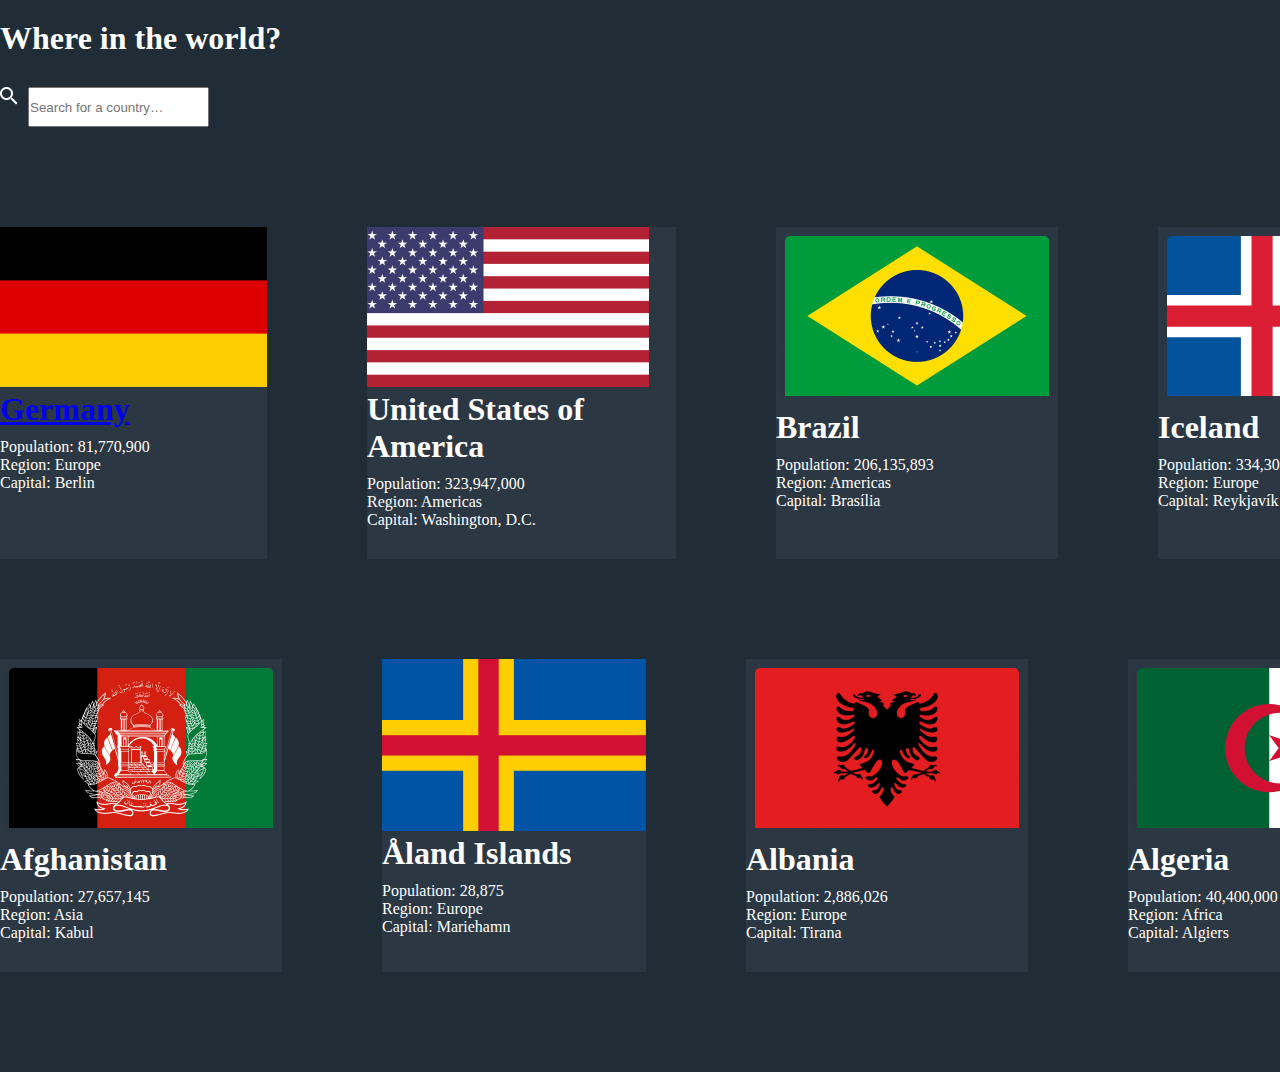
<file: index.html>
<!DOCTYPE html>
<html lang="en">

<head>
    <meta charset="UTF-8">
    <meta name="viewport" content="width=device-width, initial-scale=1.0">
    <link rel="stylesheet" href="style.css">
    <title>Lesson (7)</title>
</head>

<body>
    <header>
        <nav>
            <div class="container">
                <h1 class="text">Where in the world?</h1>
                <div class="dark_bt" id="icon">
                    <div class="icon_wrapper">
                        <img src="./images/Group 5 (1).png" alt="img">
                    </div>
                </div>
            </div>
            </div>
        </nav>
       
    </header>
    <section>
        <div class="container">
            <div class="input_wrap">
<div class="sreach-icon-wrap"><img src="./images/search.png" alt="img">
</div>
<input type="search" placeholder="Search for a country…">
            </div>
        </div>
        <div class="container">
            <div class="flags">
                <div class="flags1">
                    <div class="flag1">
                    <img src="./images/1280px-Flag_of_Germany.svg.png" alt="img">
                    <h1><a href="./germany.html">Germany</a>  </h1>
                    <p>Population: 81,770,900 <br>
                        Region: Europe <br>
                        Capital: Berlin</p>
                    </div>
                    <div class="flag2">
                        <img src="./images/1280px-Flag_of_Germany.svg (1).png" alt="">
                        <h1>United States of America</h1>
                        <p>Population: 323,947,000 <br>
                            Region: Americas <br>
                            Capital: Washington, D.C.</p>
                    </div>
                    <div class="flag3">
                        <img src="./images/1280px-Flag_of_Germany.svg (2).png" alt="img">
                        <h1>Brazil</h1>
                        <p>Population: 206,135,893 <br>
                            Region: Americas <br>
                            Capital: Brasília</p>
                    </div>
                    <div class="flag4">
                        <img src="./images/1280px-Flag_of_Germany.svg (3).png" alt="img">
                        <h1>Iceland</h1>
                        <p>Population: 334,300 <br>
                            Region: Europe <br>
                            Capital: Reykjavík</p>
                    </div>
                </div>
                <div class="flags2">
                    <div class="flag5">
                    <img src="./images/1280px-Flag_of_Germany.svg (4).png" alt="img">
                    <h1>Afghanistan</h1>
                    <p>Population: 27,657,145 <br>
                        Region: Asia <br>
                        Capital: Kabul</p>
                    </div>
                    <div class="flag6">
                        <img src="./images/1280px-Flag_of_Germany.svg (5).png" alt="img">
                      <h1>Åland Islands</h1>
                      <p>Population: 28,875 <br>
                        Region: Europe <br>
                        Capital: Mariehamn</p>
                    </div>
                    <div class="flag7">
                        <img src="./images/1280px-Flag_of_Germany.svg (6).png" alt="img">
                        <h1>Albania</h1>
                        <p>Population: 2,886,026 <br>
                            Region: Europe <br>
                            Capital: Tirana</p>
                    </div>
                    <div class="flag8">
                        <img src="./images/1280px-Flag_of_Germany.svg (7).png" alt="img">
                        <h1>Algeria</h1>
                        <p>Population: 40,400,000 <br>
                            Region: Africa <br>
                            Capital: Algiers</p>
                    </div>
                </div>
            </div>
        </div>
    </section>
    <script>
        var icon = document.getElementById('icon');
        icon.onclick = function () {
            document.body.classList.toggle('sun-theme')
        }
    </script>
</body>

</html>
</file>
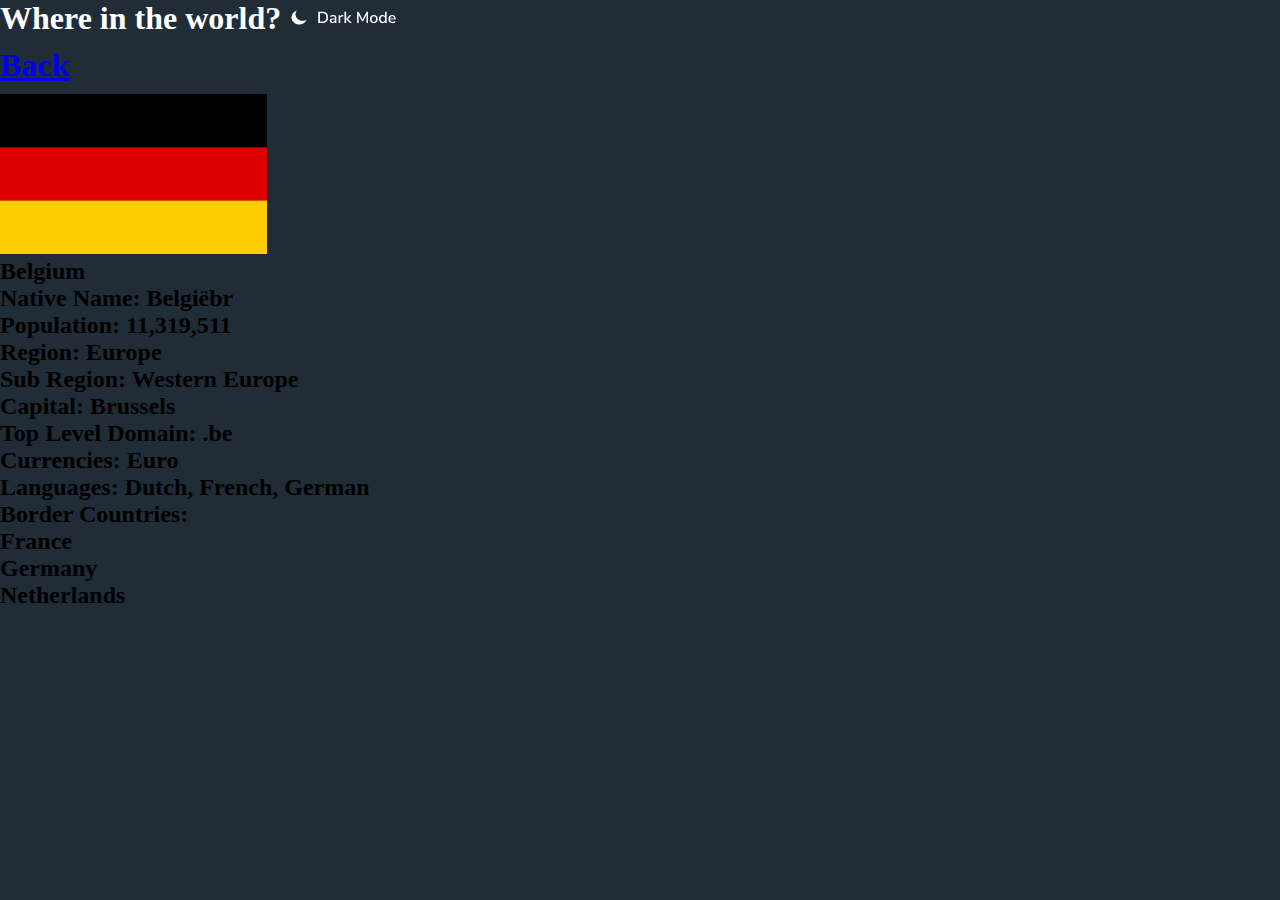
<file: germany.html>
<!DOCTYPE html>
<html lang="en">
<head>
    <meta charset="UTF-8">
    <meta name="viewport" content="width=device-width, initial-scale=1.0">
 <link rel="stylesheet" href="style.css">
    <title>lesson 9</title>
</head>
<body>
    <header>
        <nav>
            <div class="container">
                <h1>Where in the world?
                    <img src="/images/Group 5 (1).png" alt="img">
                </h1>
            </div>
        </nav>
        <h1> <a href="./index.html">Back</a></h1>
    </header>

<section>
    <div class="germany">
    <img src="./images/1280px-Flag_of_Germany.svg.png" alt="img">
    <h2>Belgium <br>
        Native Name: Belgiëbr <br>
        Population: 11,319,511 <br>
        Region: Europe <br>
        Sub Region: Western Europe <br>
        Capital: Brussels <br>
        Top Level Domain: .be <br>
        Currencies: Euro <br>
        Languages: Dutch, French, German <br>
        Border Countries: <br>
        France <br>
        Germany <br>
        Netherlands</h2>
    </div>
</section>
</body>
</html>
</file>
<file: style.css>
*{
    margin: 0;
    padding: 0;
    box-sizing: border-box;
}

* {
    margin: 0;
    padding: 0;
    box-sizing: border-box;
}

:root {
    --dark-mode: #202C36;
    --sun-mode: #fff;
}

.sun-theme {
    --dark-mode: #fff;
    --sun-mode: #202C36;
}

body {
    background-color: var(--dark-mode);
}

header {
    width: 100vh;

    
}

nav {
    background: var(--dark-mode);
    color: var(--sun-mode);
}

.container {
 
    width: 1440px;
    margin-left: auto;
    margin-right: auto;
    display: flex;
    justify-content: space-between;
}

.text {
    background: var(--dark-mode);
    margin-top: 20px;
    color: white;
}

.icon_wrapper {
    margin-top: 20px;
    cursor: pointer;
}

.input_wrap {
    display: flex;
    margin-top: 20px;
    gap: 10px;
    width: 100%;
    height: 40px;
}

section {
      background: var(--sun-mode);
    background: var(--dark-mode);
    background: #202C36;
    margin-left: auto;
    margin-right: auto;
    
    

}

.flags {
    color: white;
    margin-bottom: 100px;
}

.flags1 {
    display: flex;
    gap: 100px;
    margin-top: 100px;
}

.flag1 {

    background: #2B3844;
}

.flag2 {
    background: #2B3844;

}

.flag3 {
    background: #2B3844;

}

.flag4 {
    background: #2B3844;

}

.flags2 {
    display: flex;
    gap: 100px;
    margin-top: 100px;
    margin-left: auto;
    margin-right: auto;
}


.flag5 {
    background: #2B3844;

}

.flag6 {
    background: #2B3844;

}

.flag7 {
    background: #2B3844;

}

.flag8 {
    background: #2B3844;

}

h1 {
    margin-bottom: 10px;
    color: var(--sun-mode);
}

p {
    margin-bottom: 30px;
    margin-top: 10px;
    color: var(--sun-mode);
}


.dark.btn{
    color: var(--sun-mode);
}
</file>
